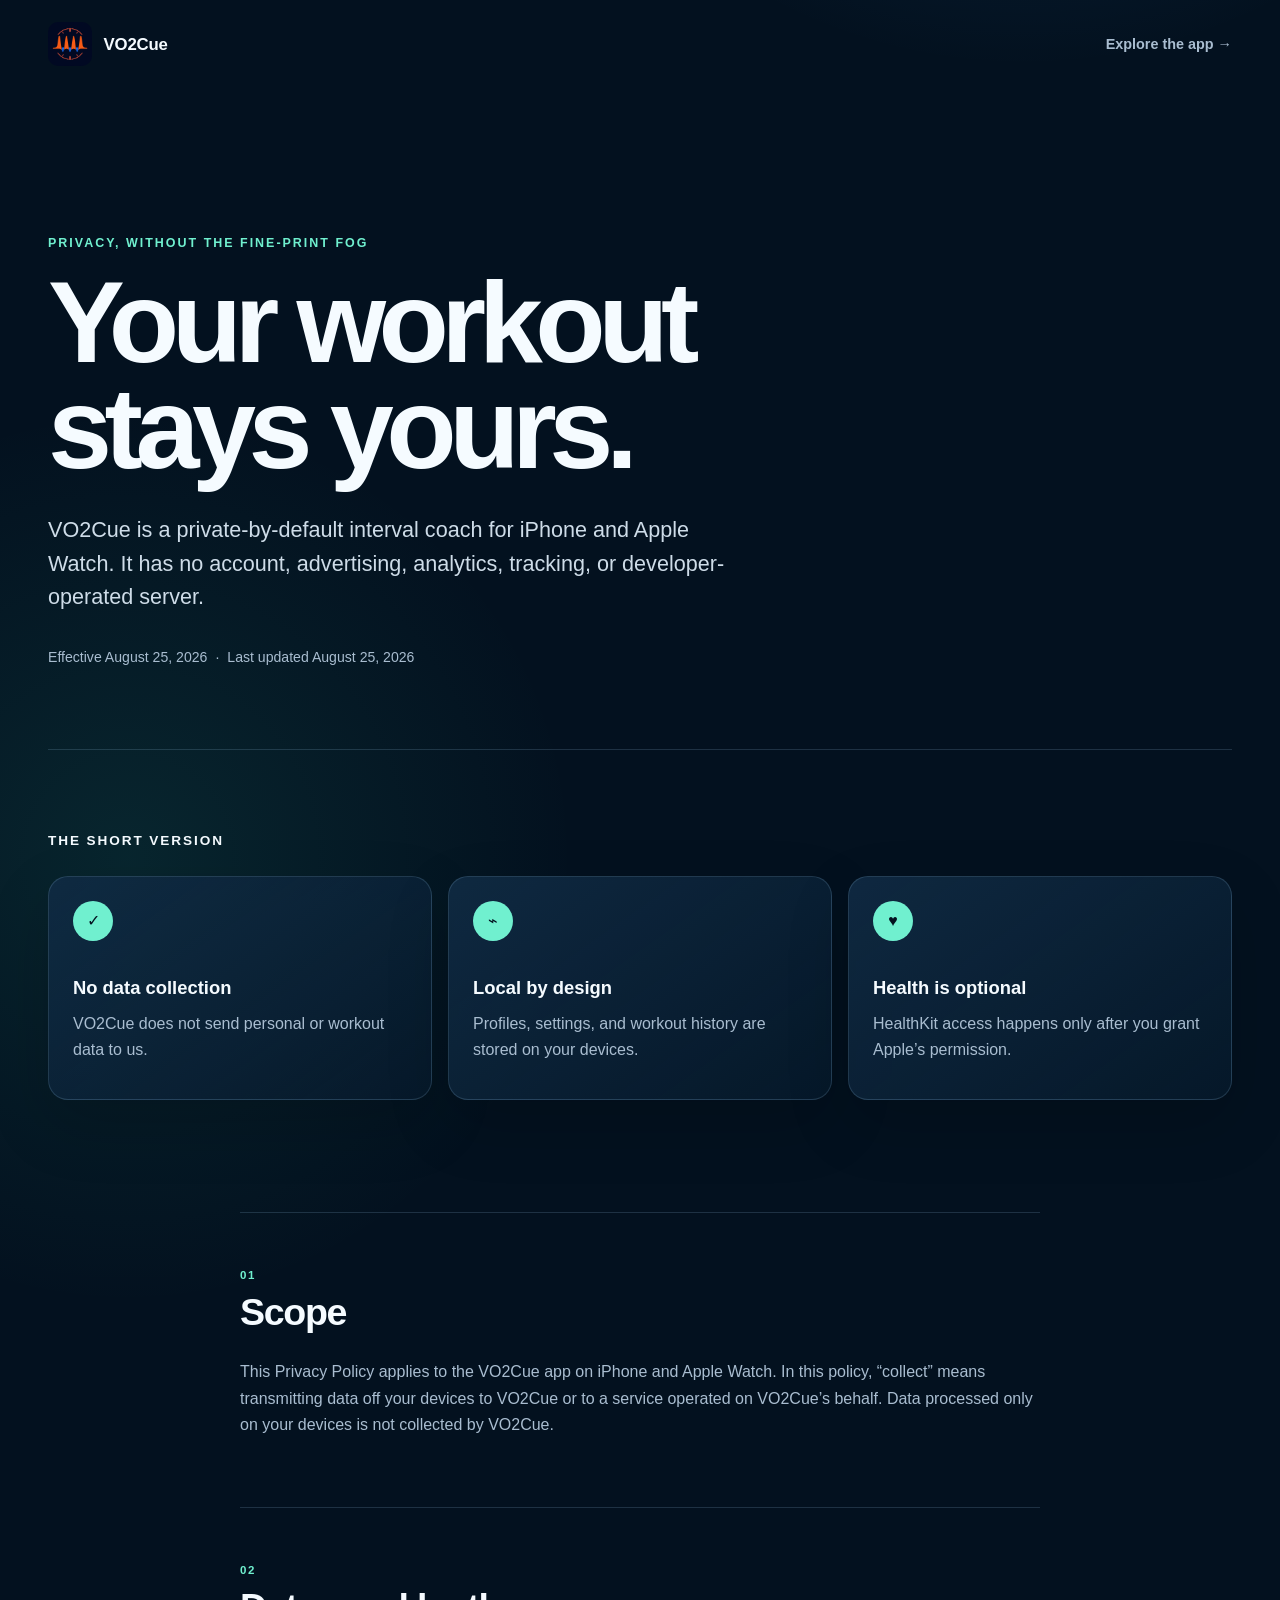
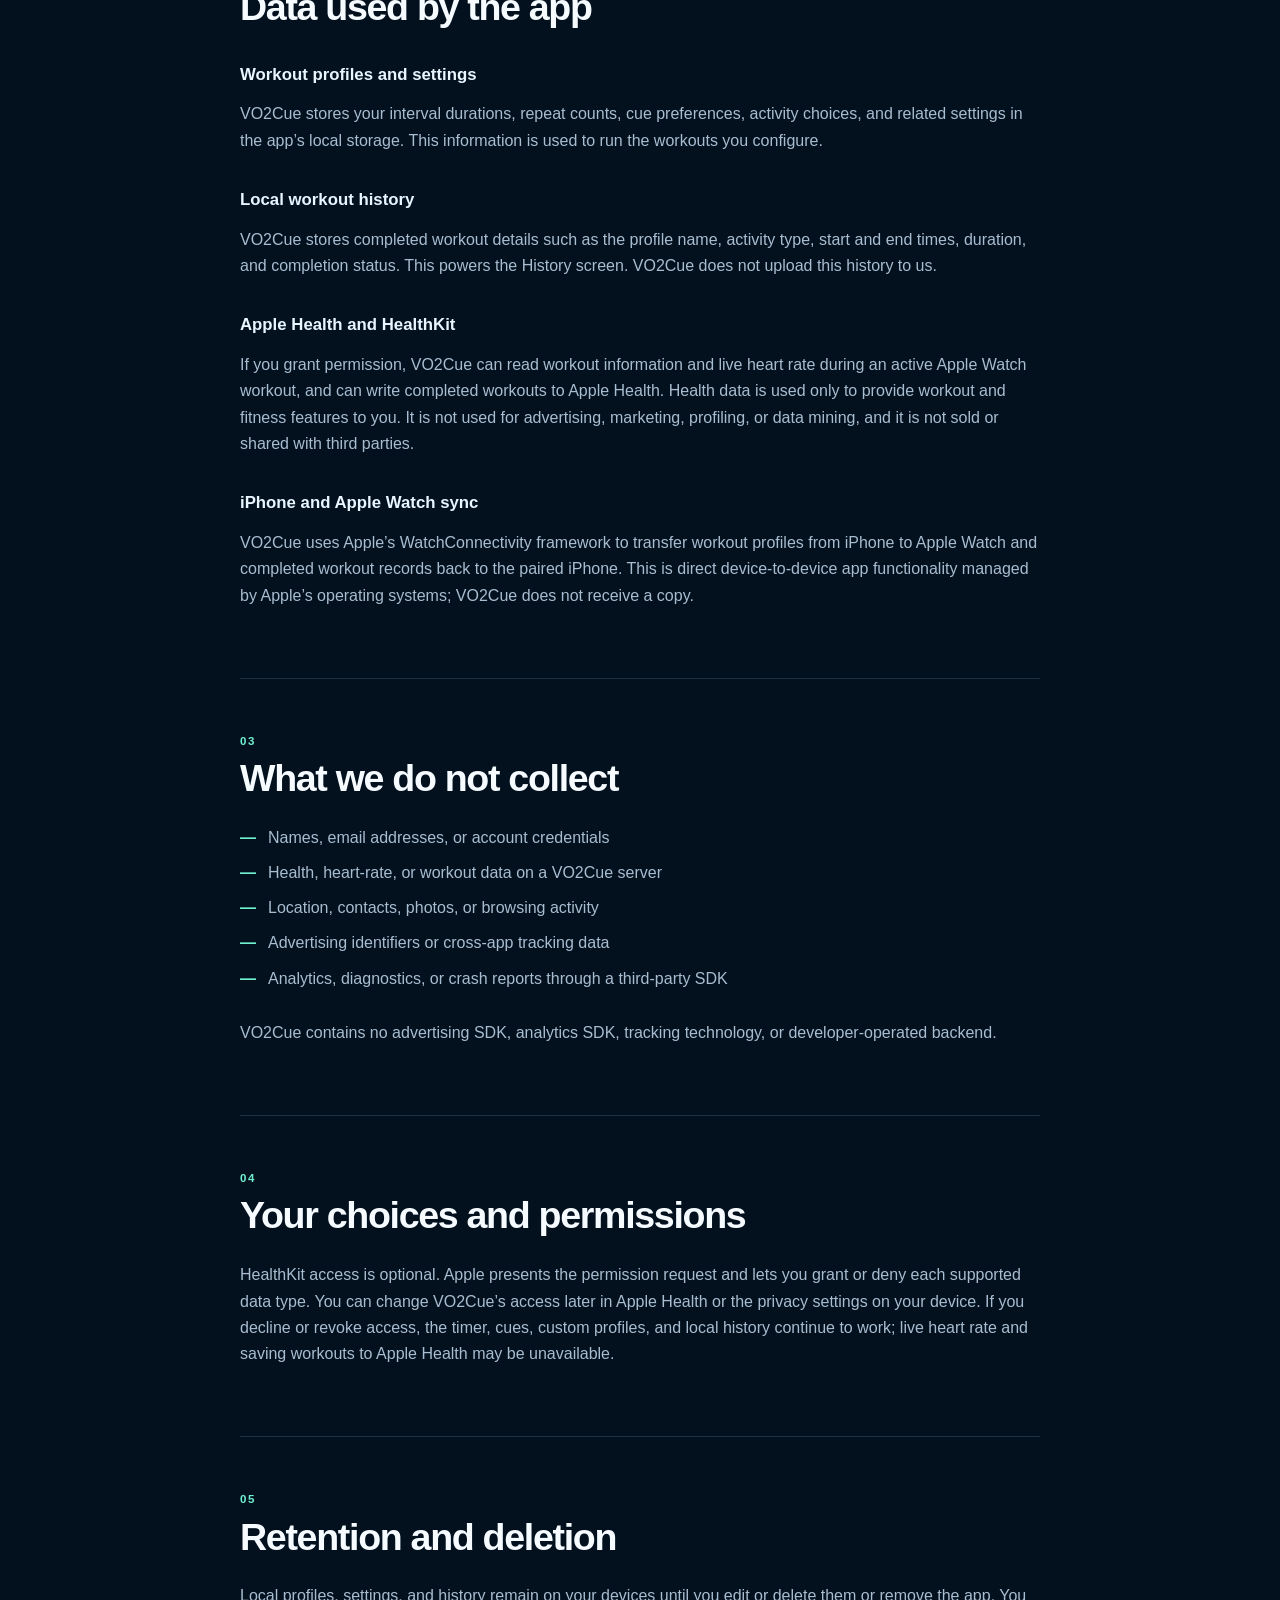
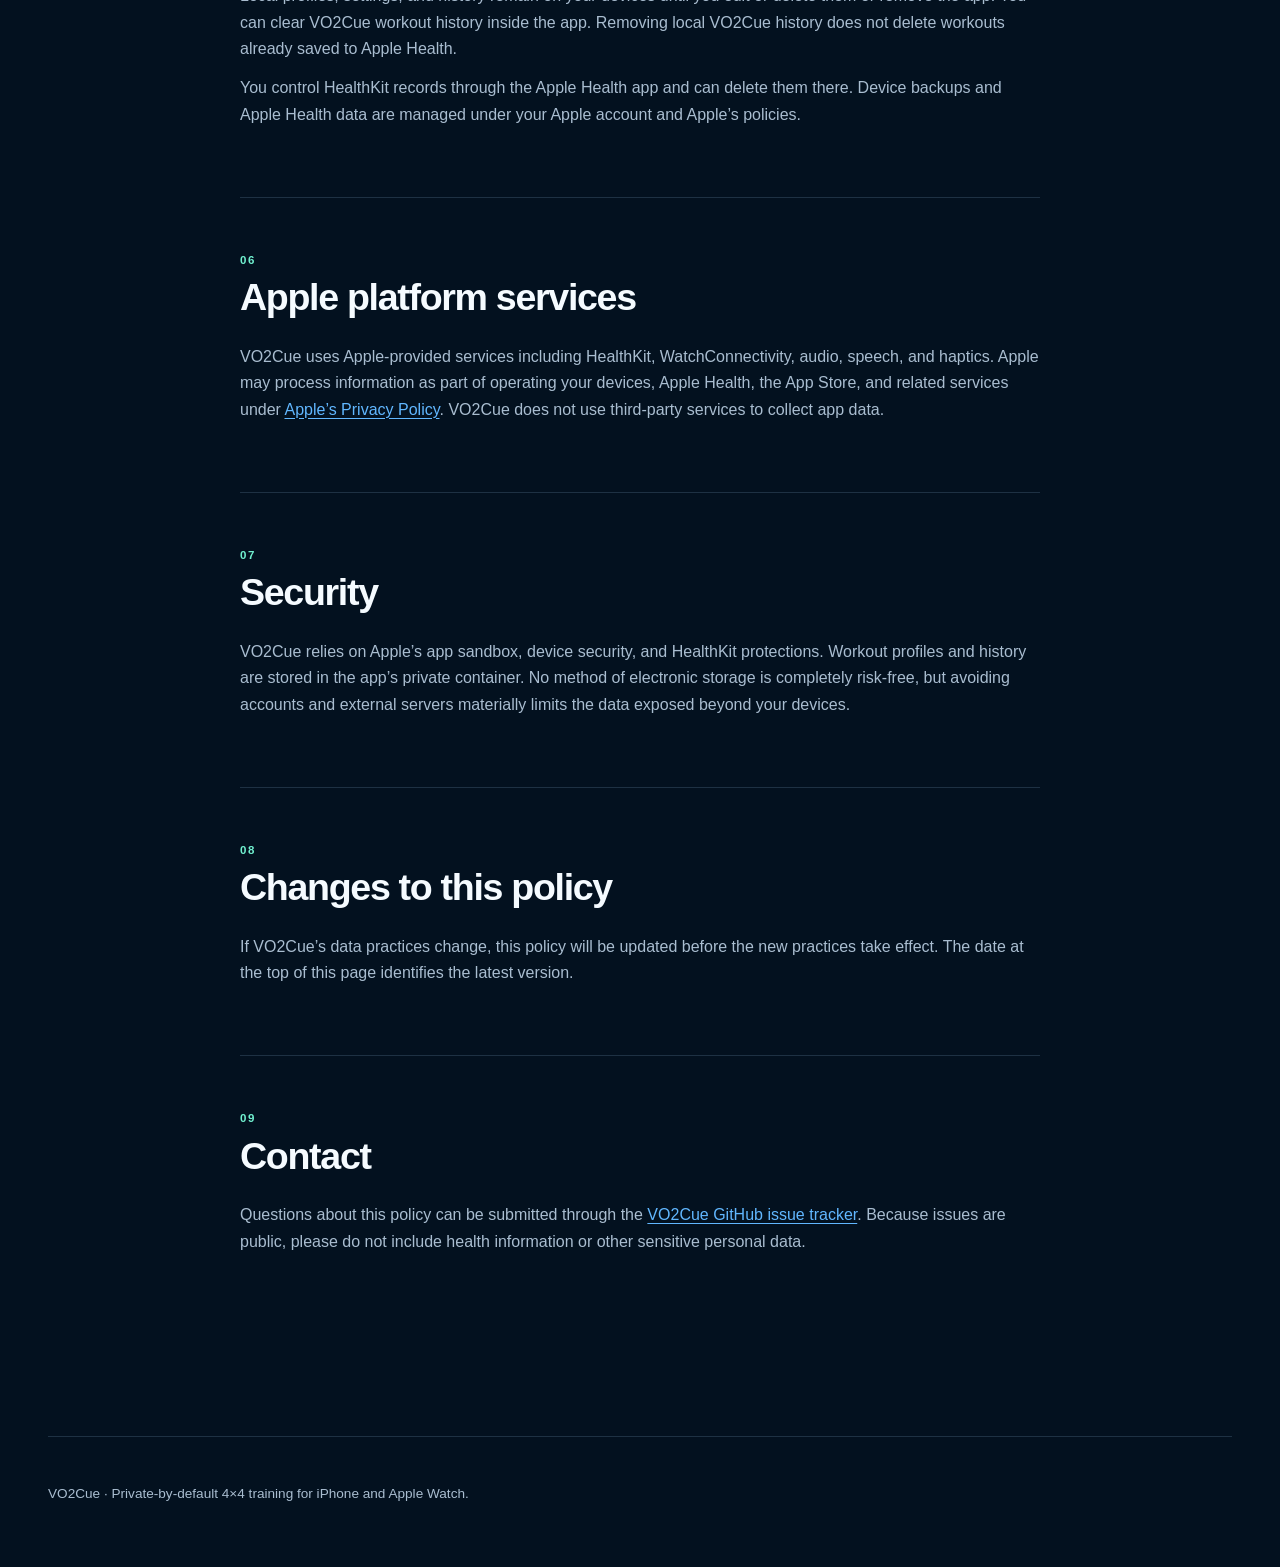
<file: docs/index.html>
<!doctype html>
<html lang="en">
<head>
  <meta charset="utf-8">
  <meta name="viewport" content="width=device-width, initial-scale=1">
  <meta name="description" content="Privacy Policy for VO2Cue, the private-by-default 4x4 interval coach for iPhone and Apple Watch.">
  <meta name="theme-color" content="#071a2d">
  <link rel="icon" type="image/png" href="assets/app-icon.png">
  <link rel="apple-touch-icon" href="assets/app-icon.png">
  <title>Privacy Policy · VO2Cue</title>
  <link rel="stylesheet" href="styles.css">
</head>
<body>
  <a class="skip-link" href="#policy">Skip to privacy policy</a>

  <header class="site-header">
    <a class="brand" href="./" aria-label="VO2Cue privacy policy home">
      <img class="app-icon" src="assets/app-icon.png" width="44" height="44" alt="">
      <span>VO2Cue</span>
    </a>
    <a class="repo-link" href="demo/">Explore the app →</a>
  </header>

  <main id="policy">
    <section class="hero" aria-labelledby="page-title">
      <p class="eyebrow">Privacy, without the fine-print fog</p>
      <h1 id="page-title">Your workout stays yours.</h1>
      <p class="lede">VO2Cue is a private-by-default interval coach for iPhone and Apple Watch. It has no account, advertising, analytics, tracking, or developer-operated server.</p>
      <div class="policy-meta" aria-label="Policy dates">
        <span>Effective August 25, 2026</span>
        <span aria-hidden="true">·</span>
        <span>Last updated August 25, 2026</span>
      </div>
    </section>

    <section class="summary" aria-labelledby="summary-title">
      <h2 id="summary-title">The short version</h2>
      <div class="summary-grid">
        <article>
          <span class="icon" aria-hidden="true">✓</span>
          <h3>No data collection</h3>
          <p>VO2Cue does not send personal or workout data to us.</p>
        </article>
        <article>
          <span class="icon" aria-hidden="true">⌁</span>
          <h3>Local by design</h3>
          <p>Profiles, settings, and workout history are stored on your devices.</p>
        </article>
        <article>
          <span class="icon" aria-hidden="true">♥</span>
          <h3>Health is optional</h3>
          <p>HealthKit access happens only after you grant Apple’s permission.</p>
        </article>
      </div>
    </section>

    <article class="policy-body">
      <section aria-labelledby="scope">
        <h2 id="scope"><span>01</span> Scope</h2>
        <p>This Privacy Policy applies to the VO2Cue app on iPhone and Apple Watch. In this policy, “collect” means transmitting data off your devices to VO2Cue or to a service operated on VO2Cue’s behalf. Data processed only on your devices is not collected by VO2Cue.</p>
      </section>

      <section aria-labelledby="data">
        <h2 id="data"><span>02</span> Data used by the app</h2>
        <h3>Workout profiles and settings</h3>
        <p>VO2Cue stores your interval durations, repeat counts, cue preferences, activity choices, and related settings in the app’s local storage. This information is used to run the workouts you configure.</p>

        <h3>Local workout history</h3>
        <p>VO2Cue stores completed workout details such as the profile name, activity type, start and end times, duration, and completion status. This powers the History screen. VO2Cue does not upload this history to us.</p>

        <h3>Apple Health and HealthKit</h3>
        <p>If you grant permission, VO2Cue can read workout information and live heart rate during an active Apple Watch workout, and can write completed workouts to Apple Health. Health data is used only to provide workout and fitness features to you. It is not used for advertising, marketing, profiling, or data mining, and it is not sold or shared with third parties.</p>

        <h3>iPhone and Apple Watch sync</h3>
        <p>VO2Cue uses Apple’s WatchConnectivity framework to transfer workout profiles from iPhone to Apple Watch and completed workout records back to the paired iPhone. This is direct device-to-device app functionality managed by Apple’s operating systems; VO2Cue does not receive a copy.</p>
      </section>

      <section aria-labelledby="not-collected">
        <h2 id="not-collected"><span>03</span> What we do not collect</h2>
        <ul class="check-list">
          <li>Names, email addresses, or account credentials</li>
          <li>Health, heart-rate, or workout data on a VO2Cue server</li>
          <li>Location, contacts, photos, or browsing activity</li>
          <li>Advertising identifiers or cross-app tracking data</li>
          <li>Analytics, diagnostics, or crash reports through a third-party SDK</li>
        </ul>
        <p>VO2Cue contains no advertising SDK, analytics SDK, tracking technology, or developer-operated backend.</p>
      </section>

      <section aria-labelledby="permissions">
        <h2 id="permissions"><span>04</span> Your choices and permissions</h2>
        <p>HealthKit access is optional. Apple presents the permission request and lets you grant or deny each supported data type. You can change VO2Cue’s access later in Apple Health or the privacy settings on your device. If you decline or revoke access, the timer, cues, custom profiles, and local history continue to work; live heart rate and saving workouts to Apple Health may be unavailable.</p>
      </section>

      <section aria-labelledby="retention">
        <h2 id="retention"><span>05</span> Retention and deletion</h2>
        <p>Local profiles, settings, and history remain on your devices until you edit or delete them or remove the app. You can clear VO2Cue workout history inside the app. Removing local VO2Cue history does not delete workouts already saved to Apple Health.</p>
        <p>You control HealthKit records through the Apple Health app and can delete them there. Device backups and Apple Health data are managed under your Apple account and Apple’s policies.</p>
      </section>

      <section aria-labelledby="third-parties">
        <h2 id="third-parties"><span>06</span> Apple platform services</h2>
        <p>VO2Cue uses Apple-provided services including HealthKit, WatchConnectivity, audio, speech, and haptics. Apple may process information as part of operating your devices, Apple Health, the App Store, and related services under <a href="https://www.apple.com/legal/privacy/">Apple’s Privacy Policy</a>. VO2Cue does not use third-party services to collect app data.</p>
      </section>

      <section aria-labelledby="security">
        <h2 id="security"><span>07</span> Security</h2>
        <p>VO2Cue relies on Apple’s app sandbox, device security, and HealthKit protections. Workout profiles and history are stored in the app’s private container. No method of electronic storage is completely risk-free, but avoiding accounts and external servers materially limits the data exposed beyond your devices.</p>
      </section>

      <section aria-labelledby="changes">
        <h2 id="changes"><span>08</span> Changes to this policy</h2>
        <p>If VO2Cue’s data practices change, this policy will be updated before the new practices take effect. The date at the top of this page identifies the latest version.</p>
      </section>

      <section aria-labelledby="contact">
        <h2 id="contact"><span>09</span> Contact</h2>
        <p>Questions about this policy can be submitted through the <a href="https://github.com/GreggRoll/vo2cue/issues">VO2Cue GitHub issue tracker</a>. Because issues are public, please do not include health information or other sensitive personal data.</p>
      </section>
    </article>
  </main>

  <footer>
    <p>VO2Cue · Private-by-default 4×4 training for iPhone and Apple Watch.</p>
  </footer>
</body>
</html>
</file>
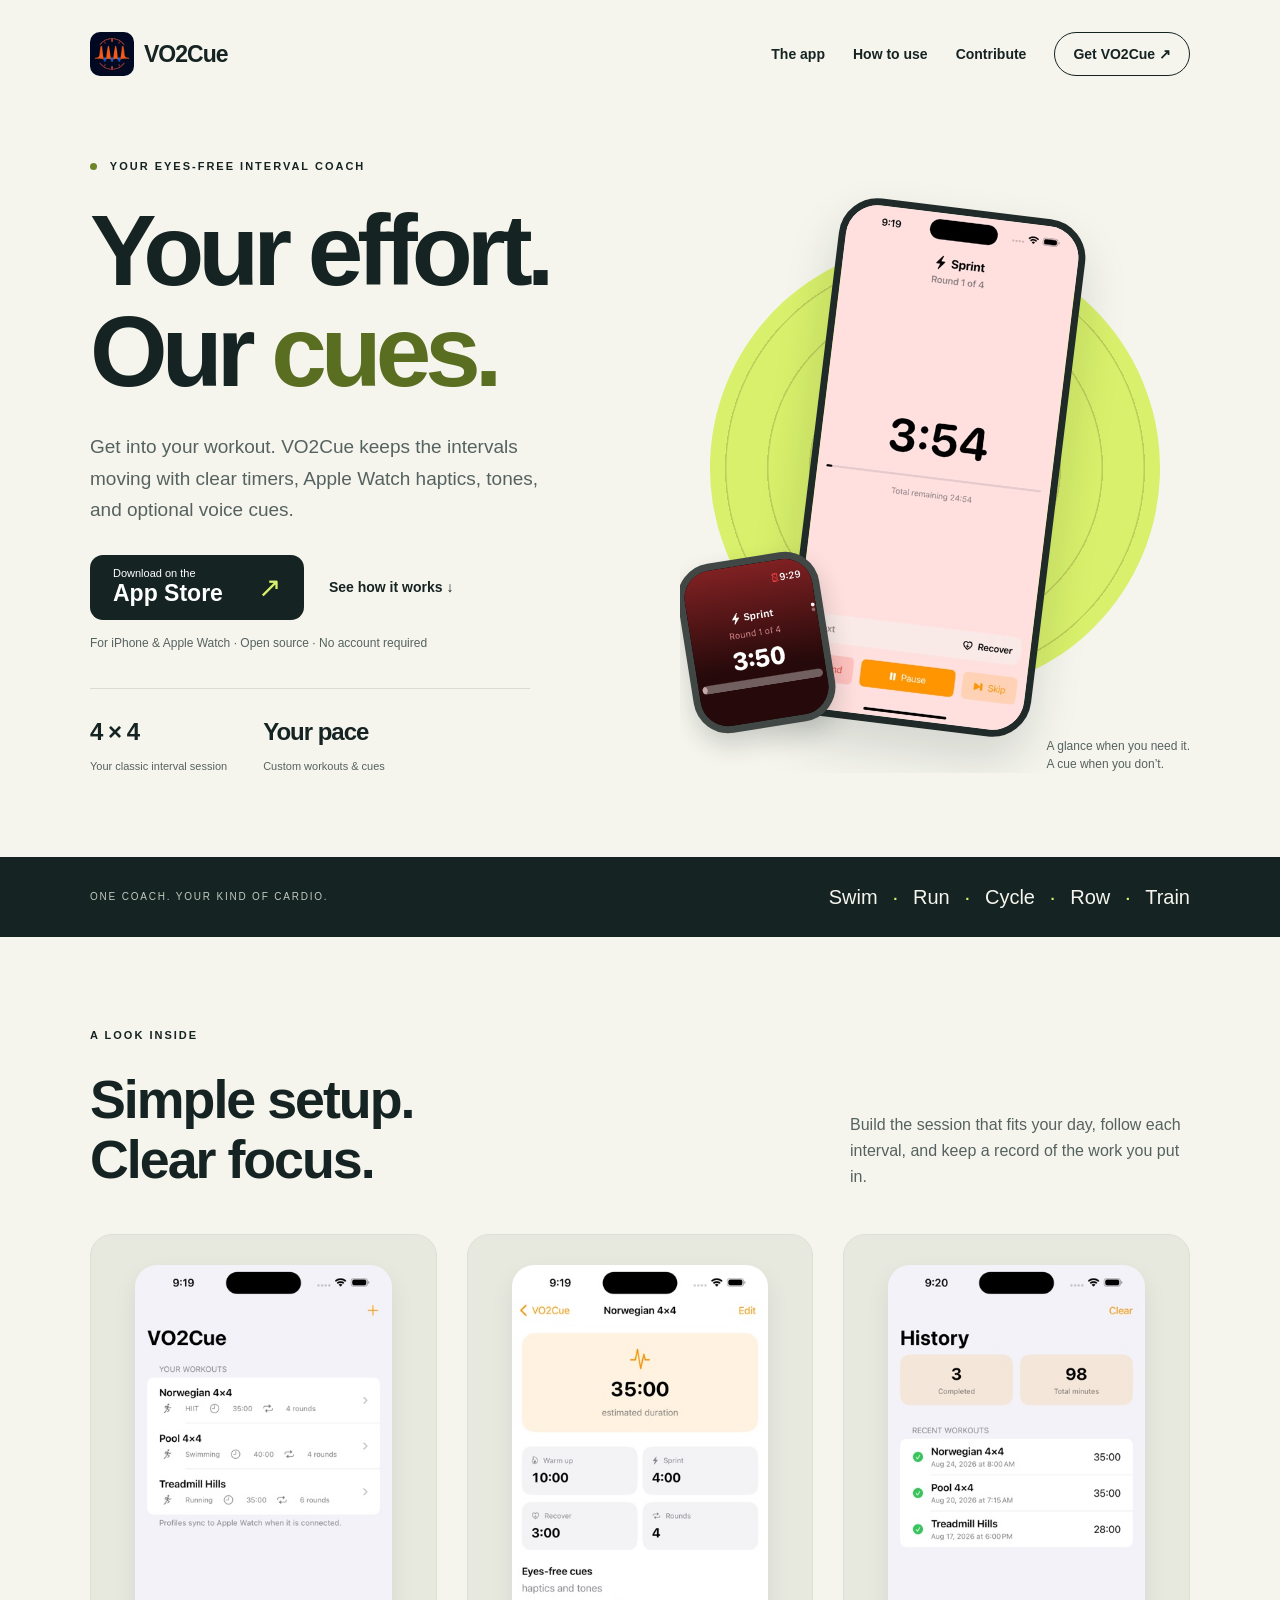
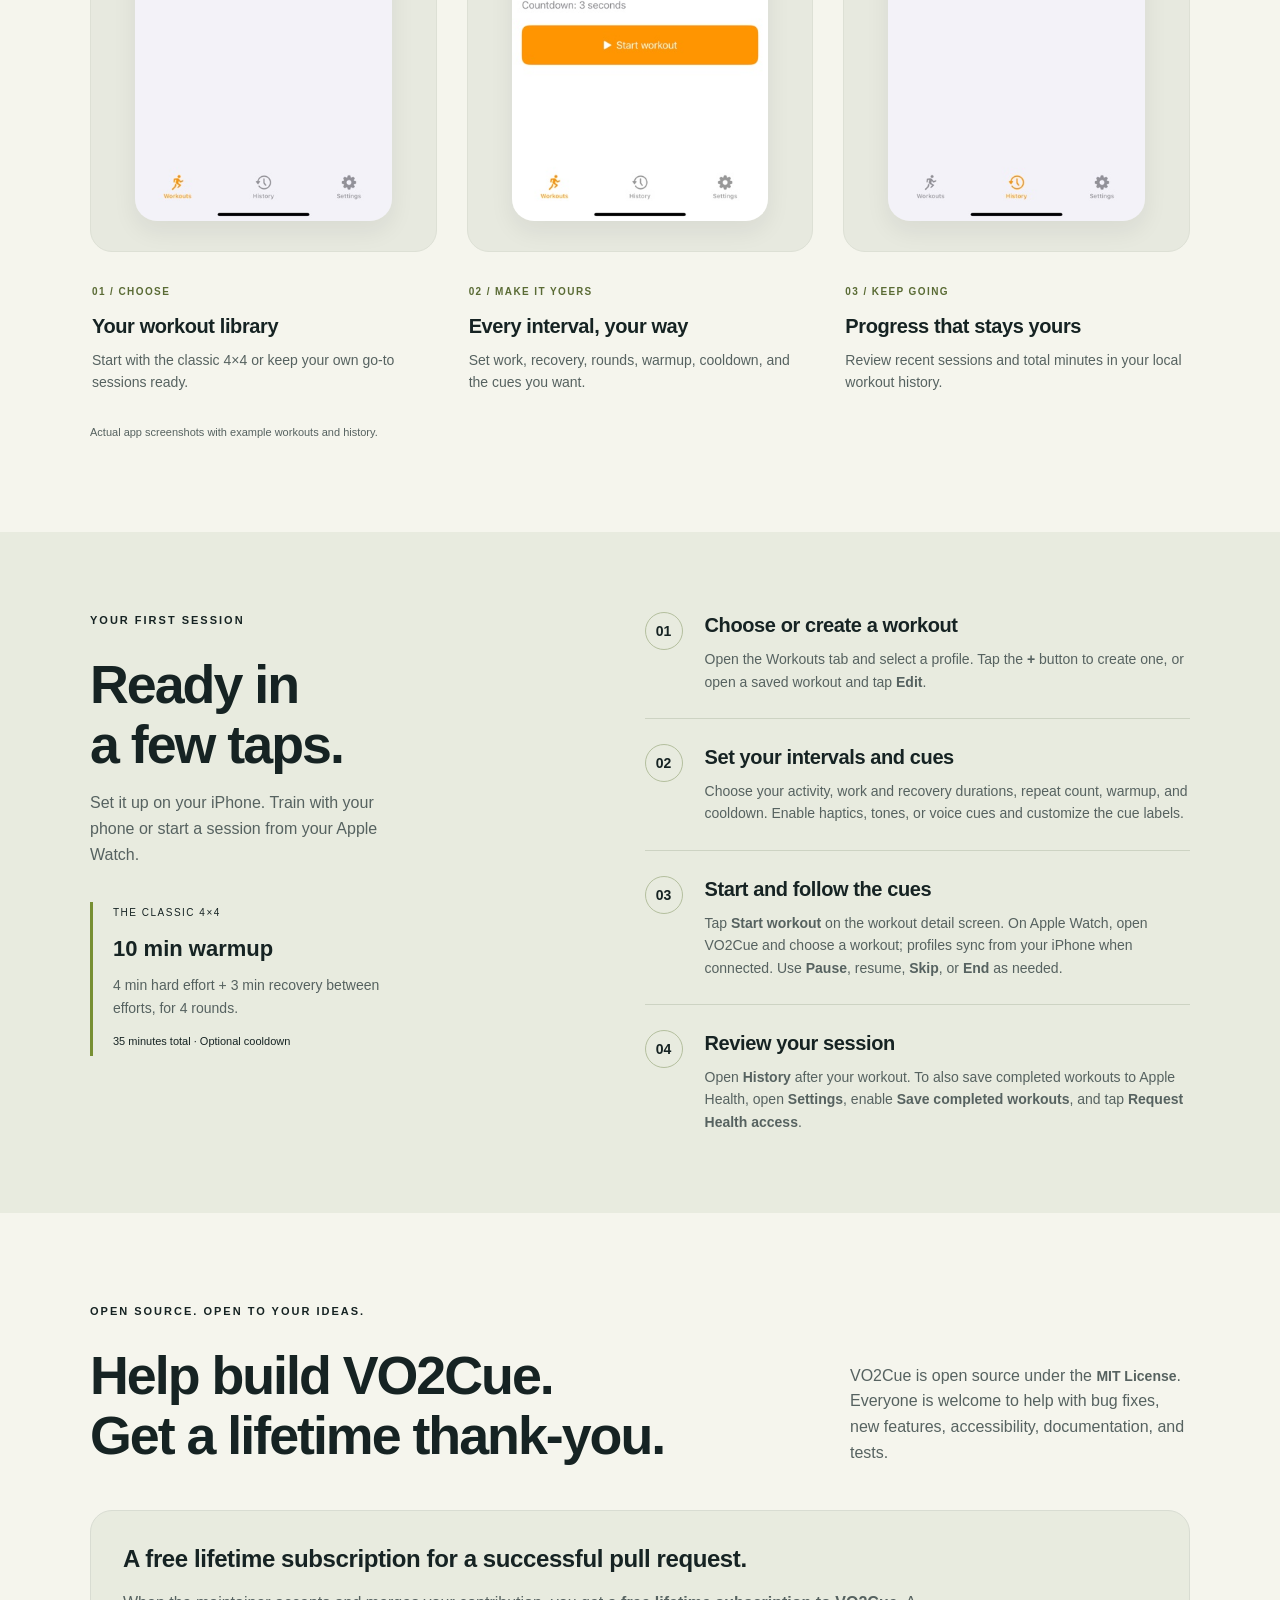
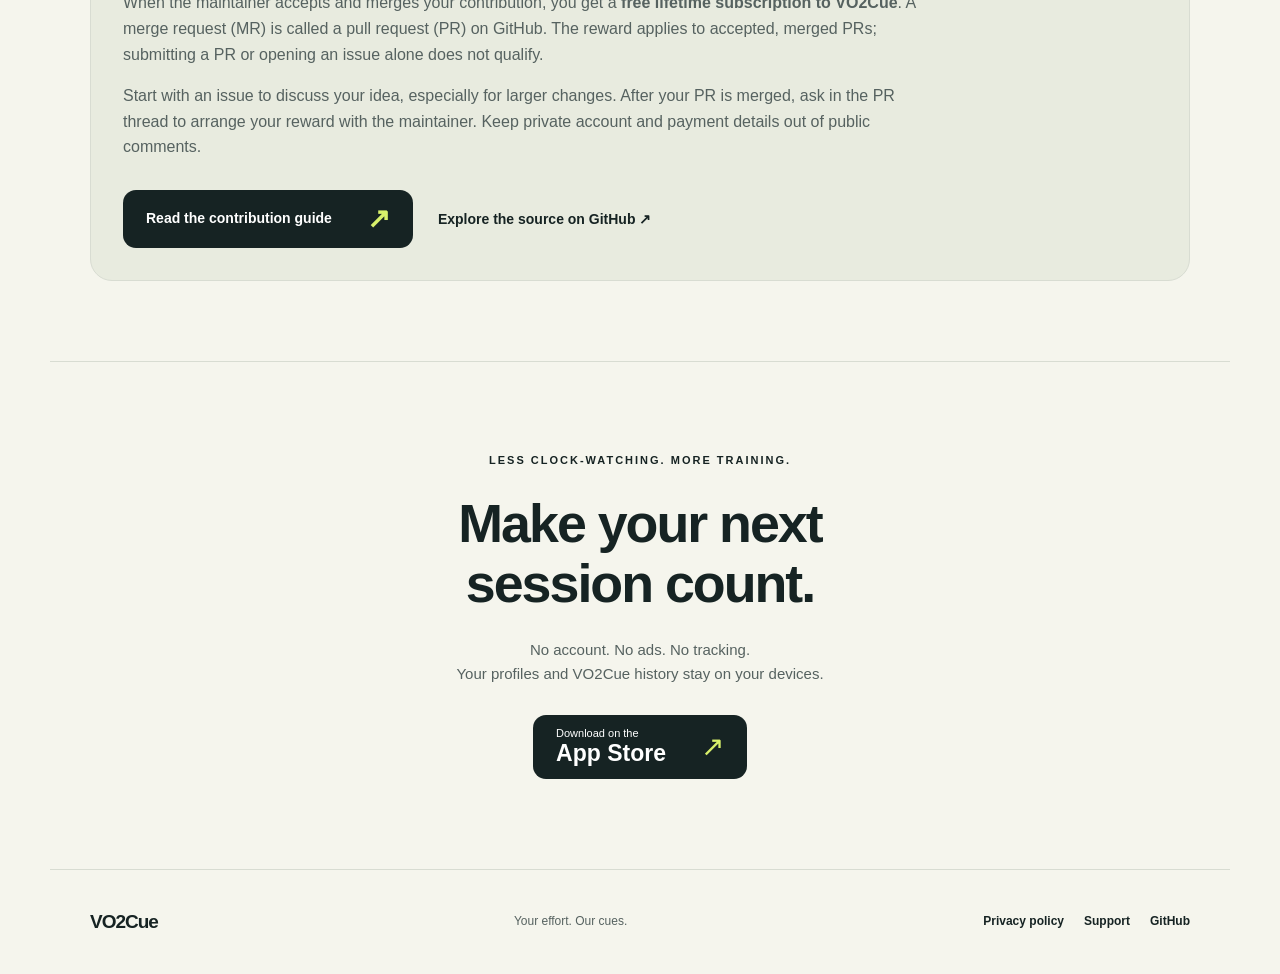
<file: docs/demo/index.html>
<!doctype html>
<html lang="en">
<head>
  <meta charset="utf-8">
  <meta name="viewport" content="width=device-width, initial-scale=1">
  <meta name="description" content="Meet VO2Cue: an eyes-free interval coach for iPhone and Apple Watch. Explore the open-source app, start your first 4×4 workout, and earn a free lifetime subscription with an accepted and merged pull request.">
  <meta name="theme-color" content="#101a1b">
  <meta property="og:title" content="VO2Cue · Your effort. Our cues.">
  <meta property="og:description" content="A closer look at your eyes-free 4×4 interval coach for iPhone and Apple Watch.">
  <meta property="og:type" content="website">
  <meta property="og:url" content="https://greggroll.github.io/vo2cue/demo/">
  <link rel="icon" type="image/png" href="../assets/app-icon.png">
  <link rel="apple-touch-icon" href="../assets/app-icon.png">
  <title>VO2Cue · App demo & quick start</title>
  <link rel="stylesheet" href="demo.css">
</head>
<body>
<a class="skip" href="#main">Skip to content</a>
<header class="header wrap">
  <a class="brand" href="./" aria-label="VO2Cue demo home"><img class="app-icon" src="../assets/app-icon.png" width="44" height="44" alt=""> VO2Cue</a>
  <nav aria-label="Main navigation"><a href="#screenshots">The app</a><a href="#how-to">How to use</a><a href="#contribute">Contribute</a><a class="nav-download" href="https://apps.apple.com/us/app/vo2cue/id6804899072">Get VO2Cue <span aria-hidden="true">↗</span></a></nav>
</header>
<main id="main">
  <section class="hero wrap">
    <div class="hero-copy">
      <p class="eyebrow"><span class="dot"></span> YOUR EYES-FREE INTERVAL COACH</p>
      <h1>Your effort.<br>Our <em>cues.</em></h1>
      <p class="intro">Get into your workout. VO2Cue keeps the intervals moving with clear timers, Apple Watch haptics, tones, and optional voice cues.</p>
      <div class="actions"><a class="button" href="https://apps.apple.com/us/app/vo2cue/id6804899072"><span>Download on the<br><strong>App Store</strong></span><span class="arrow" aria-hidden="true">↗</span></a><a class="text-link" href="#how-to">See how it works <span aria-hidden="true">↓</span></a></div>
      <p class="small">For iPhone & Apple Watch · Open source · No account required</p>
      <div class="hero-facts"><div><strong>4 × 4</strong><span>Your classic interval session</span></div><div><strong>Your pace</strong><span>Custom workouts & cues</span></div></div>
    </div>
    <div class="hero-art">
      <div class="orbit" aria-hidden="true"></div>
      <div class="phone"><img src="assets/timer.jpg" width="360" height="780" alt="VO2Cue live timer showing Sprint, round 1 of 4, 3 minutes 54 seconds remaining, and End, Pause, and Skip controls." fetchpriority="high"></div>
      <div class="watch"><img src="assets/watch.jpg" width="422" height="514" alt="The live interval timer in VO2Cue on Apple Watch."></div>
      <span class="art-note">A glance when you need it.<br>A cue when you don’t.</span>
    </div>
  </section>
  <div class="activity-strip"><div class="wrap"><span>ONE COACH. YOUR KIND OF CARDIO.</span><p>Swim <b>·</b> Run <b>·</b> Cycle <b>·</b> Row <b>·</b> Train</p></div></div>
  <section class="section wrap" id="screenshots">
    <div class="section-heading"><div><p class="eyebrow">A LOOK INSIDE</p><h2>Simple setup.<br>Clear focus.</h2></div><p>Build the session that fits your day, follow each interval, and keep a record of the work you put in.</p></div>
    <div class="gallery">
      <figure><div class="screen"><img src="assets/workouts.jpg" width="360" height="780" alt="VO2Cue workout library with saved interval profiles." loading="lazy"></div><figcaption><span>01 / CHOOSE</span><h3>Your workout library</h3><p>Start with the classic 4×4 or keep your own go-to sessions ready.</p></figcaption></figure>
      <figure><div class="screen"><img src="assets/profile.jpg" width="360" height="780" alt="VO2Cue workout profile with duration, interval settings, and cues." loading="lazy"></div><figcaption><span>02 / MAKE IT YOURS</span><h3>Every interval, your way</h3><p>Set work, recovery, rounds, warmup, cooldown, and the cues you want.</p></figcaption></figure>
      <figure><div class="screen"><img src="assets/history.jpg" width="360" height="780" alt="VO2Cue History screen with workout totals and recent sessions." loading="lazy"></div><figcaption><span>03 / KEEP GOING</span><h3>Progress that stays yours</h3><p>Review recent sessions and total minutes in your local workout history.</p></figcaption></figure>
    </div>
    <p class="caption">Actual app screenshots with example workouts and history.</p>
  </section>
  <section class="guide" id="how-to"><div class="wrap guide-grid">
    <div><p class="eyebrow">YOUR FIRST SESSION</p><h2>Ready in<br>a few taps.</h2><p class="guide-intro">Set it up on your iPhone. Train with your phone or start a session from your Apple Watch.</p><div class="recipe"><span>THE CLASSIC 4×4</span><strong>10 min warmup</strong><p>4 min hard effort + 3 min recovery between efforts, for 4 rounds.</p><small>35 minutes total · Optional cooldown</small></div></div>
    <ol class="steps">
      <li><h3>Choose or create a workout</h3><p>Open the Workouts tab and select a profile. Tap the <strong>+</strong> button to create one, or open a saved workout and tap <strong>Edit</strong>.</p></li>
      <li><h3>Set your intervals and cues</h3><p>Choose your activity, work and recovery durations, repeat count, warmup, and cooldown. Enable haptics, tones, or voice cues and customize the cue labels.</p></li>
      <li><h3>Start and follow the cues</h3><p>Tap <strong>Start workout</strong> on the workout detail screen. On Apple Watch, open VO2Cue and choose a workout; profiles sync from your iPhone when connected. Use <strong>Pause</strong>, resume, <strong>Skip</strong>, or <strong>End</strong> as needed.</p></li>
      <li><h3>Review your session</h3><p>Open <strong>History</strong> after your workout. To also save completed workouts to Apple Health, open <strong>Settings</strong>, enable <strong>Save completed workouts</strong>, and tap <strong>Request Health access</strong>.</p></li>
    </ol>
  </div></section>
  <section class="section wrap contribute" id="contribute" aria-labelledby="contribute-title">
    <div class="section-heading"><div><p class="eyebrow">OPEN SOURCE. OPEN TO YOUR IDEAS.</p><h2 id="contribute-title">Help build VO2Cue.<br>Get a lifetime thank-you.</h2></div><p>VO2Cue is open source under the <a class="text-link" href="https://github.com/GreggRoll/vo2cue/blob/main/LICENSE">MIT License</a>. Everyone is welcome to help with bug fixes, new features, accessibility, documentation, and tests.</p></div>
    <div class="contributor-reward">
      <h3>A free lifetime subscription for a successful pull request.</h3>
      <p>When the maintainer accepts and merges your contribution, you get a <strong>free lifetime subscription to VO2Cue</strong>. A merge request (MR) is called a pull request (PR) on GitHub. The reward applies to accepted, merged PRs; submitting a PR or opening an issue alone does not qualify.</p>
      <p>Start with an issue to discuss your idea, especially for larger changes. After your PR is merged, ask in the PR thread to arrange your reward with the maintainer. Keep private account and payment details out of public comments.</p>
      <div class="actions"><a class="button contribute-button" href="https://github.com/GreggRoll/vo2cue/blob/main/CONTRIBUTING.md">Read the contribution guide <span class="arrow" aria-hidden="true">↗</span></a><a class="text-link" href="https://github.com/GreggRoll/vo2cue">Explore the source on GitHub <span aria-hidden="true">↗</span></a></div>
    </div>
  </section>
  <section class="closing wrap"><p class="eyebrow">LESS CLOCK-WATCHING. MORE TRAINING.</p><h2>Make your next<br>session count.</h2><p>No account. No ads. No tracking.<br>Your profiles and VO2Cue history stay on your devices.</p><a class="button" href="https://apps.apple.com/us/app/vo2cue/id6804899072"><span>Download on the<br><strong>App Store</strong></span><span class="arrow" aria-hidden="true">↗</span></a></section>
</main>
<footer class="wrap"><a class="brand" href="./">VO2Cue</a><p>Your effort. Our cues.</p><nav aria-label="Footer"><a href="../">Privacy policy</a><a href="https://github.com/GreggRoll/vo2cue/issues">Support</a><a href="https://github.com/GreggRoll/vo2cue">GitHub</a></nav></footer>
</body>
</html>
</file>
<file: docs/styles.css>
:root {
  color-scheme: dark;
  --ink: #f5fbff;
  --muted: #a9bdd0;
  --deep: #03111f;
  --surface: #0a2035;
  --surface-strong: #102b44;
  --line: rgba(166, 215, 255, 0.16);
  --blue: #61b7ff;
  --mint: #70f0cf;
  --max-width: 74rem;
  font-family: Inter, ui-sans-serif, -apple-system, BlinkMacSystemFont, "SF Pro Text", "Segoe UI", sans-serif;
  font-synthesis: none;
}

* {
  box-sizing: border-box;
}

html {
  scroll-behavior: smooth;
}

body {
  margin: 0;
  color: var(--ink);
  background:
    radial-gradient(circle at 80% -10%, rgba(56, 159, 255, 0.2), transparent 34rem),
    radial-gradient(circle at 10% 18%, rgba(51, 220, 182, 0.1), transparent 28rem),
    var(--deep);
  font-size: 1rem;
  line-height: 1.65;
}

a {
  color: var(--blue);
  text-underline-offset: 0.18em;
}

a:hover {
  color: var(--mint);
}

a:focus-visible,
.skip-link:focus-visible {
  outline: 3px solid var(--mint);
  outline-offset: 4px;
  border-radius: 0.25rem;
}

.skip-link {
  position: fixed;
  z-index: 10;
  top: 0.75rem;
  left: 0.75rem;
  padding: 0.65rem 0.9rem;
  color: var(--deep);
  background: var(--mint);
  font-weight: 750;
  transform: translateY(-180%);
  transition: transform 140ms ease;
}

.skip-link:focus {
  transform: translateY(0);
}

.site-header {
  width: min(calc(100% - 2rem), var(--max-width));
  margin: 0 auto;
  padding: 1.4rem 0;
  display: flex;
  align-items: center;
  justify-content: space-between;
  gap: 1rem;
}

.brand {
  display: inline-flex;
  align-items: center;
  gap: 0.72rem;
  color: var(--ink);
  font-size: 1.05rem;
  font-weight: 800;
  letter-spacing: -0.01em;
  text-decoration: none;
}

.brand-mark {
  display: grid;
  width: 2.6rem;
  height: 2.6rem;
  place-items: center;
  border: 1px solid rgba(112, 240, 207, 0.48);
  border-radius: 0.8rem;
  color: var(--mint);
  background: rgba(112, 240, 207, 0.08);
  font-size: 0.82rem;
  letter-spacing: -0.04em;
}

.repo-link {
  color: var(--muted);
  font-size: 0.9rem;
  font-weight: 650;
  text-decoration: none;
}

main,
footer {
  width: min(calc(100% - 2rem), var(--max-width));
  margin-inline: auto;
}

.hero {
  min-height: 31rem;
  padding: clamp(5rem, 12vw, 9rem) 0 5rem;
  display: flex;
  flex-direction: column;
  justify-content: center;
  border-bottom: 1px solid var(--line);
}

.eyebrow {
  margin: 0 0 1rem;
  color: var(--mint);
  font-size: 0.78rem;
  font-weight: 800;
  letter-spacing: 0.16em;
  text-transform: uppercase;
}

h1,
h2,
h3,
p {
  text-wrap: pretty;
}

h1 {
  max-width: 13ch;
  margin: 0;
  font-size: clamp(3.3rem, 9vw, 7.5rem);
  font-weight: 850;
  letter-spacing: -0.065em;
  line-height: 0.92;
}

.lede {
  max-width: 44rem;
  margin: 2rem 0 0;
  color: #cedce8;
  font-size: clamp(1.1rem, 2vw, 1.35rem);
  line-height: 1.55;
}

.policy-meta {
  margin-top: 2rem;
  display: flex;
  flex-wrap: wrap;
  gap: 0.5rem;
  color: var(--muted);
  font-size: 0.88rem;
}

.summary {
  padding: 5rem 0;
}

.summary > h2 {
  margin: 0 0 1.5rem;
  font-size: 0.85rem;
  letter-spacing: 0.14em;
  text-transform: uppercase;
}

.summary-grid {
  display: grid;
  grid-template-columns: repeat(3, 1fr);
  gap: 1rem;
}

.summary-grid article {
  min-height: 14rem;
  padding: 1.5rem;
  border: 1px solid var(--line);
  border-radius: 1.25rem;
  background: linear-gradient(145deg, rgba(16, 43, 68, 0.9), rgba(7, 27, 45, 0.72));
  box-shadow: 0 1.5rem 4rem rgba(0, 0, 0, 0.16);
}

.summary-grid .icon {
  display: grid;
  width: 2.5rem;
  height: 2.5rem;
  place-items: center;
  border-radius: 50%;
  color: var(--deep);
  background: var(--mint);
  font-weight: 900;
}

.summary-grid h3 {
  margin: 2rem 0 0.45rem;
  font-size: 1.15rem;
}

.summary-grid p {
  margin: 0;
  color: var(--muted);
}

.policy-body {
  max-width: 50rem;
  margin: 0 auto;
  padding: 2rem 0 7rem;
}

.policy-body section {
  padding: 3.5rem 0;
  border-top: 1px solid var(--line);
}

.policy-body h2 {
  margin: 0 0 1.6rem;
  font-size: clamp(1.65rem, 4vw, 2.35rem);
  letter-spacing: -0.035em;
  line-height: 1.1;
}

.policy-body h2 span {
  display: block;
  margin-bottom: 0.65rem;
  color: var(--mint);
  font-size: 0.72rem;
  letter-spacing: 0.14em;
}

.policy-body h3 {
  margin: 2rem 0 0.3rem;
  color: #e9f5ff;
  font-size: 1.05rem;
}

.policy-body p,
.policy-body li {
  color: var(--muted);
}

.policy-body p {
  margin: 0.8rem 0;
}

.check-list {
  margin: 1rem 0 1.75rem;
  padding: 0;
  list-style: none;
}

.check-list li {
  position: relative;
  margin: 0.55rem 0;
  padding-left: 1.75rem;
}

.check-list li::before {
  position: absolute;
  left: 0;
  content: "—";
  color: var(--mint);
  font-weight: 800;
}

footer {
  padding: 2rem 0 3rem;
  border-top: 1px solid var(--line);
  color: var(--muted);
  font-size: 0.85rem;
}

@media (max-width: 48rem) {
  .summary-grid {
    grid-template-columns: 1fr;
  }

  .summary-grid article {
    min-height: auto;
  }

  .summary-grid h3 {
    margin-top: 1.2rem;
  }
}

@media (max-width: 30rem) {
  .repo-link {
    font-size: 0;
  }

  .repo-link::after {
    content: "GitHub";
    font-size: 0.9rem;
  }

  .hero {
    padding-top: 3.5rem;
  }
}

@media (prefers-reduced-motion: reduce) {
  html {
    scroll-behavior: auto;
  }

  .skip-link {
    transition: none;
  }
}

.app-icon{display:block;width:44px;height:44px;flex-shrink:0;border-radius:10px}
</file>
<file: docs/demo/demo.css>
:root{color-scheme:light;--ink:#162323;--muted:#566260;--paper:#f5f5ed;--accent:#d8f06b;--line:#d8dcd2}*{box-sizing:border-box}html{scroll-behavior:smooth;scroll-padding-top:24px}body{margin:0;background:var(--paper);color:var(--ink);font-family:-apple-system,BlinkMacSystemFont,"Segoe UI",sans-serif;line-height:1.6}a{color:inherit;text-decoration:none}a:hover{text-decoration:underline}a:focus-visible{outline:3px solid #4c6c08;outline-offset:6px}img{display:block;max-width:100%;height:auto}.wrap{max-width:1180px;margin:auto;padding-left:40px;padding-right:40px}.skip{position:absolute;left:16px;top:-100px;background:white;padding:12px;z-index:5}.skip:focus{top:16px}.header{display:flex;justify-content:space-between;align-items:center;min-height:108px;gap:24px}.brand{display:flex;align-items:center;gap:10px;font-size:23px;font-weight:750;letter-spacing:-1px}.mark{background:var(--ink);color:var(--accent);padding:6px 9px;border-radius:12px;font-size:19px;letter-spacing:-1px}nav{display:flex;align-items:center;gap:28px;font-size:14px;font-weight:600}.nav-download{border:1px solid var(--ink);padding:10px 18px;border-radius:30px}.hero{display:grid;grid-template-columns:1.1fr 1fr;gap:30px;align-items:center;padding-top:50px;padding-bottom:80px}.eyebrow{font-size:11px;letter-spacing:2px;font-weight:750;margin:0 0 24px}.dot{display:inline-block;height:7px;width:7px;border-radius:50%;background:#6d8528;margin-right:8px}h1{font-size:clamp(62px,7.8vw,100px);line-height:1.02;letter-spacing:-6px;margin:0 0 28px;font-weight:750}h1 em{font-style:normal;color:#596e21}.intro{font-size:19px;max-width:455px;line-height:1.65;color:var(--muted)}.actions{display:flex;align-items:center;gap:25px;margin:30px 0 14px}.button{display:inline-flex;align-items:center;gap:35px;background:var(--ink);color:white;padding:12px 23px;border-radius:13px;line-height:1.2;font-size:11px;text-align:left}.button:hover{background:#30433a;text-decoration:none}.button strong{font-size:23px;font-weight:600}.arrow{font-size:28px;color:var(--accent)}.text-link{font-size:14px;font-weight:650}.small{font-size:12px;color:var(--muted)}.hero-facts{display:flex;gap:36px;border-top:1px solid var(--line);padding-top:24px;margin-top:35px;max-width:440px}.hero-facts strong{display:block;font-size:24px;letter-spacing:-1px}.hero-facts span{font-size:11px;color:var(--muted)}.hero-art{position:relative;min-height:610px;display:flex;align-items:center;justify-content:center}.orbit{position:absolute;width:450px;height:450px;border-radius:50%;background:var(--accent);max-width:100%;transform:rotate(-20deg);background:repeating-radial-gradient(ellipse at center,transparent 0 40px,#bdce5b 41px 42px),var(--accent)}.phone{position:relative;width:248px;border:7px solid #202a29;border-radius:39px;overflow:hidden;transform:rotate(7deg);box-shadow:0 24px 48px #17212026}.watch{position:absolute;bottom:45px;left:5px;width:143px;border:7px solid #414744;border-radius:35px;background:#000;overflow:hidden;transform:rotate(-9deg);box-shadow:0 12px 25px #17212030}.art-note{position:absolute;right:0;bottom:0;font-size:12px;line-height:1.5;color:var(--muted)}.activity-strip{background:var(--ink);color:var(--paper);padding:24px 0}.activity-strip .wrap{display:flex;align-items:center;justify-content:space-between;gap:24px}.activity-strip span{font-size:10px;letter-spacing:1.8px;color:#c1cabc}.activity-strip p{margin:0;font-size:20px;word-spacing:10px}.activity-strip b{color:var(--accent);font-size:15px}.section{padding-top:90px;padding-bottom:80px}.section-heading{display:flex;justify-content:space-between;align-items:end;gap:40px;margin-bottom:45px}h2{font-size:clamp(36px,4.2vw,54px);line-height:1.12;letter-spacing:-2px;margin:0}.section-heading>p{max-width:340px;color:var(--muted);font-size:16px;margin:0}.gallery{display:grid;grid-template-columns:repeat(3,1fr);gap:30px}figure{margin:0}.screen{background:#e7e9df;border:1px solid #dde0d5;border-radius:22px;padding:30px 44px;overflow:hidden}.screen img{border-radius:22px;box-shadow:0 10px 24px #18232612}figcaption{padding:25px 2px 0}figcaption span{font-size:10px;font-weight:700;letter-spacing:1.4px;color:#5a6b35}h3{font-size:20px;line-height:1.3;letter-spacing:-.4px;margin:10px 0}figcaption p{color:var(--muted);font-size:14px;margin:0}.caption{font-size:11px;color:var(--muted);margin-top:30px}.guide{background:#e8ebdf;padding:80px 0}.guide-grid{display:grid;grid-template-columns:1fr 1.2fr;gap:100px}.guide-intro{max-width:310px;color:var(--muted)}.recipe{border-left:3px solid #778f33;padding:3px 0 3px 20px;margin-top:35px;max-width:300px}.recipe span{display:block;font-size:10px;letter-spacing:1.5px;margin-bottom:10px}.recipe strong{font-size:22px}.recipe p{font-size:14px;color:var(--muted);margin:8px 0}.recipe small{font-size:11px}.steps{list-style:none;counter-reset:step;margin:0;padding:0}.steps li{counter-increment:step;position:relative;padding:0 0 25px 60px;margin-bottom:25px;border-bottom:1px solid #cdd3c3}.steps li:last-child{margin-bottom:0;padding-bottom:0;border:0}.steps li:before{content:counter(step,decimal-leading-zero);position:absolute;left:0;top:0;font-size:14px;font-weight:650;display:grid;place-items:center;width:36px;height:36px;border:1px solid #b4bf9e;border-radius:50%}.steps h3{margin-top:0}.steps p{font-size:14px;color:var(--muted);margin:10px 0 0}.closing{text-align:center;padding-top:90px;padding-bottom:90px}.closing p:not(.eyebrow){color:var(--muted);font-size:15px;margin:24px 0}.closing .button{margin-top:5px}footer{display:flex;justify-content:space-between;align-items:center;gap:24px;border-top:1px solid var(--line);padding-top:30px;padding-bottom:30px}footer .brand{font-size:19px}footer p{font-size:12px;color:var(--muted)}footer nav{font-size:12px;gap:20px}@media(max-width:900px){.hero{gap:15px}h1{letter-spacing:-4px}.hero-art{min-height:550px}.phone{width:220px}.watch{width:125px;left:-5px}.screen{padding:24px}.guide-grid{gap:50px}.actions{gap:15px}.activity-strip p{font-size:17px;word-spacing:4px}}@media(max-width:650px){.wrap{padding-left:24px;padding-right:24px}.header{min-height:88px;gap:14px}.brand{font-size:20px}nav{gap:16px;font-size:12px}.header nav>a:first-child{display:none}.nav-download{padding:8px 12px}.hero{grid-template-columns:1fr;padding-top:30px;padding-bottom:40px;gap:20px}h1{font-size:70px}.intro{font-size:17px}.hero-art{min-height:545px;max-width:360px;width:100%;margin:auto}.phone{width:215px}.watch{left:16px;bottom:30px}.orbit{width:320px;height:320px}.art-note{right:0;bottom:8px;font-size:11px}.hero-facts{margin-top:26px}.activity-strip .wrap{flex-direction:column;gap:8px;align-items:flex-start}.section{padding-top:60px;padding-bottom:55px}.section-heading{display:block;margin-bottom:30px}.section-heading>p{margin-top:22px;max-width:100%}.gallery{gap:40px;grid-template-columns:1fr}.gallery figure{display:grid;grid-template-columns:1fr 1fr;gap:20px;align-items:center}.screen{padding:15px;border-radius:16px}.screen img{border-radius:12px}figcaption{padding:0}h3{font-size:18px}figcaption p{font-size:13px}figcaption span{font-size:9px;letter-spacing:1px}.guide{padding:55px 0}.guide-grid{grid-template-columns:1fr;gap:40px}.guide-intro{max-width:100%}.recipe{max-width:100%}.steps li{padding-left:50px}.closing{padding-top:60px;padding-bottom:60px}footer{flex-wrap:wrap;gap:10px}footer p{margin:0}footer nav{width:100%;margin-top:10px}.eyebrow{letter-spacing:1.5px;font-size:10px}}@media(prefers-reduced-motion:reduce){html{scroll-behavior:auto}}
/* Keep decorative art within small screens and download labels on one line. */
.hero-art{overflow:hidden}.button{flex-shrink:0}.button strong,.nav-download{white-space:nowrap}@media(max-width:650px){.header nav{gap:10px}.header nav>a[href="#how-to"]{display:none}.actions{flex-wrap:wrap}.button{gap:25px}.orbit{transform:none}}

.app-icon{display:block;width:44px;height:44px;flex-shrink:0;border-radius:10px}

.contribute{border-bottom:1px solid var(--line)}.contributor-reward{background:#e8ebdf;border:1px solid var(--line);border-radius:22px;padding:32px}.contributor-reward h3{margin-top:0;font-size:24px}.contributor-reward p{max-width:800px;color:var(--muted)}.contribute-button{font-size:14px;font-weight:650}.contributor-reward .actions{flex-wrap:wrap;margin-bottom:0}@media(max-width:650px){.contributor-reward{padding:24px}.contributor-reward h3{font-size:21px}.contribute-button{gap:16px}}
</file>
